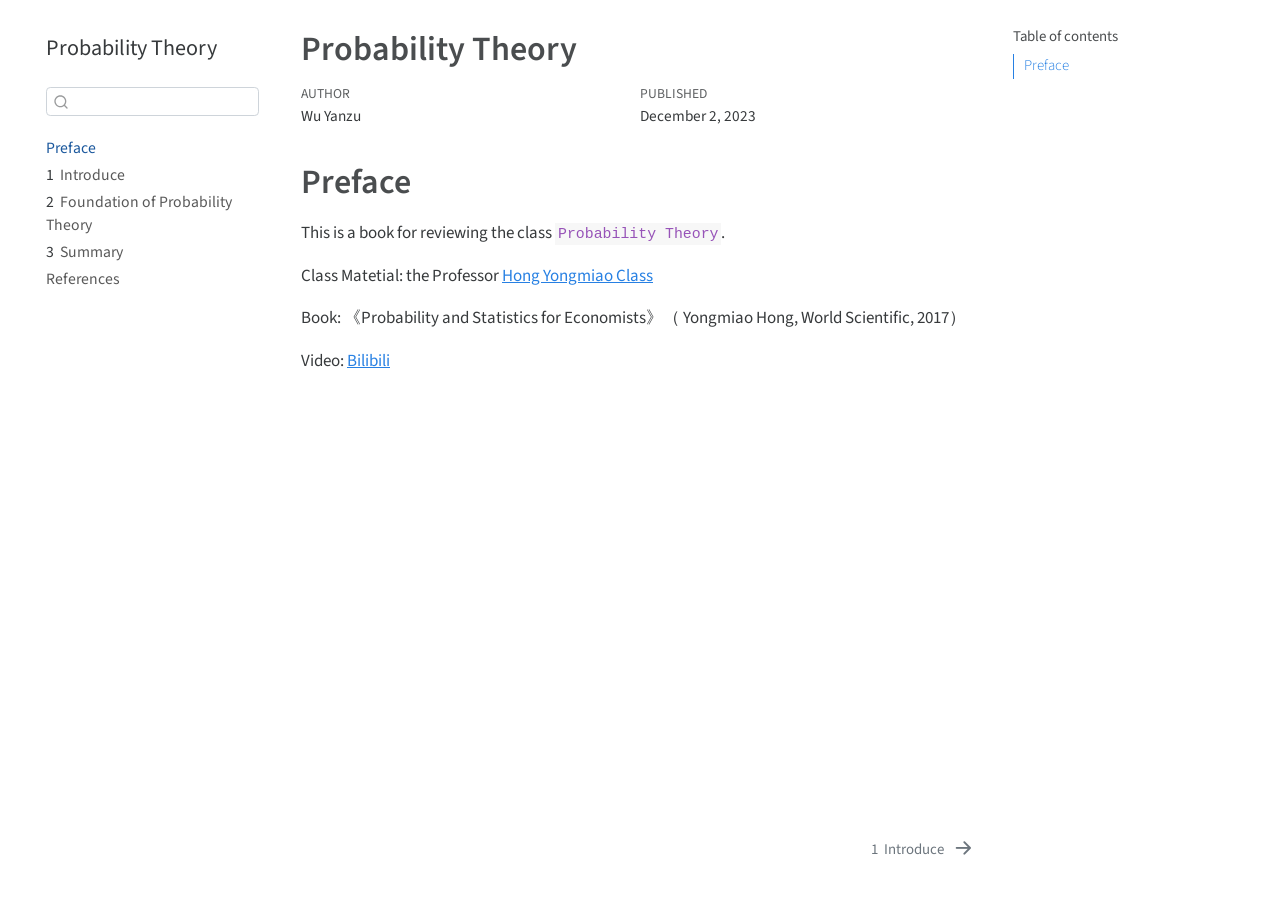
<file: index.html>
<!DOCTYPE html>
<html xmlns="http://www.w3.org/1999/xhtml" lang="en" xml:lang="en"><head>

<meta charset="utf-8">
<meta name="generator" content="quarto-1.3.450">

<meta name="viewport" content="width=device-width, initial-scale=1.0, user-scalable=yes">

<meta name="author" content="Wu Yanzu">
<meta name="dcterms.date" content="2023-12-02">

<title>Probability Theory</title>
<style>
code{white-space: pre-wrap;}
span.smallcaps{font-variant: small-caps;}
div.columns{display: flex; gap: min(4vw, 1.5em);}
div.column{flex: auto; overflow-x: auto;}
div.hanging-indent{margin-left: 1.5em; text-indent: -1.5em;}
ul.task-list{list-style: none;}
ul.task-list li input[type="checkbox"] {
  width: 0.8em;
  margin: 0 0.8em 0.2em -1em; /* quarto-specific, see https://github.com/quarto-dev/quarto-cli/issues/4556 */ 
  vertical-align: middle;
}
</style>


<script src="site_libs/quarto-nav/quarto-nav.js"></script>
<script src="site_libs/quarto-nav/headroom.min.js"></script>
<script src="site_libs/clipboard/clipboard.min.js"></script>
<script src="site_libs/quarto-search/autocomplete.umd.js"></script>
<script src="site_libs/quarto-search/fuse.min.js"></script>
<script src="site_libs/quarto-search/quarto-search.js"></script>
<meta name="quarto:offset" content="./">
<link href="./intro.html" rel="next">
<script src="site_libs/quarto-html/quarto.js"></script>
<script src="site_libs/quarto-html/popper.min.js"></script>
<script src="site_libs/quarto-html/tippy.umd.min.js"></script>
<script src="site_libs/quarto-html/anchor.min.js"></script>
<link href="site_libs/quarto-html/tippy.css" rel="stylesheet">
<link href="site_libs/quarto-html/quarto-syntax-highlighting.css" rel="stylesheet" id="quarto-text-highlighting-styles">
<script src="site_libs/bootstrap/bootstrap.min.js"></script>
<link href="site_libs/bootstrap/bootstrap-icons.css" rel="stylesheet">
<link href="site_libs/bootstrap/bootstrap.min.css" rel="stylesheet" id="quarto-bootstrap" data-mode="light">
<script id="quarto-search-options" type="application/json">{
  "location": "sidebar",
  "copy-button": false,
  "collapse-after": 3,
  "panel-placement": "start",
  "type": "textbox",
  "limit": 20,
  "language": {
    "search-no-results-text": "No results",
    "search-matching-documents-text": "matching documents",
    "search-copy-link-title": "Copy link to search",
    "search-hide-matches-text": "Hide additional matches",
    "search-more-match-text": "more match in this document",
    "search-more-matches-text": "more matches in this document",
    "search-clear-button-title": "Clear",
    "search-detached-cancel-button-title": "Cancel",
    "search-submit-button-title": "Submit",
    "search-label": "Search"
  }
}</script>


</head>

<body class="nav-sidebar floating">

<div id="quarto-search-results"></div>
  <header id="quarto-header" class="headroom fixed-top">
  <nav class="quarto-secondary-nav">
    <div class="container-fluid d-flex">
      <button type="button" class="quarto-btn-toggle btn" data-bs-toggle="collapse" data-bs-target="#quarto-sidebar,#quarto-sidebar-glass" aria-controls="quarto-sidebar" aria-expanded="false" aria-label="Toggle sidebar navigation" onclick="if (window.quartoToggleHeadroom) { window.quartoToggleHeadroom(); }">
        <i class="bi bi-layout-text-sidebar-reverse"></i>
      </button>
      <nav class="quarto-page-breadcrumbs" aria-label="breadcrumb"><ol class="breadcrumb"><li class="breadcrumb-item"><a href="./index.html">Preface</a></li></ol></nav>
      <a class="flex-grow-1" role="button" data-bs-toggle="collapse" data-bs-target="#quarto-sidebar,#quarto-sidebar-glass" aria-controls="quarto-sidebar" aria-expanded="false" aria-label="Toggle sidebar navigation" onclick="if (window.quartoToggleHeadroom) { window.quartoToggleHeadroom(); }">      
      </a>
      <button type="button" class="btn quarto-search-button" aria-label="" onclick="window.quartoOpenSearch();">
        <i class="bi bi-search"></i>
      </button>
    </div>
  </nav>
</header>
<!-- content -->
<div id="quarto-content" class="quarto-container page-columns page-rows-contents page-layout-article">
<!-- sidebar -->
  <nav id="quarto-sidebar" class="sidebar collapse collapse-horizontal sidebar-navigation floating overflow-auto">
    <div class="pt-lg-2 mt-2 text-left sidebar-header">
    <div class="sidebar-title mb-0 py-0">
      <a href="./">Probability Theory</a> 
    </div>
      </div>
        <div class="mt-2 flex-shrink-0 align-items-center">
        <div class="sidebar-search">
        <div id="quarto-search" class="" title="Search"></div>
        </div>
        </div>
    <div class="sidebar-menu-container"> 
    <ul class="list-unstyled mt-1">
        <li class="sidebar-item">
  <div class="sidebar-item-container"> 
  <a href="./index.html" class="sidebar-item-text sidebar-link active">
 <span class="menu-text">Preface</span></a>
  </div>
</li>
        <li class="sidebar-item">
  <div class="sidebar-item-container"> 
  <a href="./intro.html" class="sidebar-item-text sidebar-link">
 <span class="menu-text"><span class="chapter-number">1</span>&nbsp; <span class="chapter-title">Introduce</span></span></a>
  </div>
</li>
        <li class="sidebar-item">
  <div class="sidebar-item-container"> 
  <a href="./Foundation of Probability Theory.html" class="sidebar-item-text sidebar-link">
 <span class="menu-text"><span class="chapter-number">2</span>&nbsp; <span class="chapter-title">Foundation of Probability Theory</span></span></a>
  </div>
</li>
        <li class="sidebar-item">
  <div class="sidebar-item-container"> 
  <a href="./summary.html" class="sidebar-item-text sidebar-link">
 <span class="menu-text"><span class="chapter-number">3</span>&nbsp; <span class="chapter-title">Summary</span></span></a>
  </div>
</li>
        <li class="sidebar-item">
  <div class="sidebar-item-container"> 
  <a href="./references.html" class="sidebar-item-text sidebar-link">
 <span class="menu-text">References</span></a>
  </div>
</li>
    </ul>
    </div>
</nav>
<div id="quarto-sidebar-glass" data-bs-toggle="collapse" data-bs-target="#quarto-sidebar,#quarto-sidebar-glass"></div>
<!-- margin-sidebar -->
    <div id="quarto-margin-sidebar" class="sidebar margin-sidebar">
        <nav id="TOC" role="doc-toc" class="toc-active">
    <h2 id="toc-title">Table of contents</h2>
   
  <ul>
  <li><a href="#preface" id="toc-preface" class="nav-link active" data-scroll-target="#preface">Preface</a></li>
  </ul>
</nav>
    </div>
<!-- main -->
<main class="content" id="quarto-document-content">

<header id="title-block-header" class="quarto-title-block default">
<div class="quarto-title">
<h1 class="title">Probability Theory</h1>
</div>



<div class="quarto-title-meta">

    <div>
    <div class="quarto-title-meta-heading">Author</div>
    <div class="quarto-title-meta-contents">
             <p>Wu Yanzu </p>
          </div>
  </div>
    
    <div>
    <div class="quarto-title-meta-heading">Published</div>
    <div class="quarto-title-meta-contents">
      <p class="date">December 2, 2023</p>
    </div>
  </div>
  
    
  </div>
  

</header>

<section id="preface" class="level1 unnumbered">
<h1 class="unnumbered">Preface</h1>
<p>This is a book for reviewing the class <code>Probability Theory</code>.</p>
<p>Class Matetial: the Professor <a href="https://probability.xmu.edu.cn/">Hong Yongmiao Class</a></p>
<p>Book: 《Probability and Statistics for Economists》（ Yongmiao Hong, World Scientific, 2017）</p>
<p>Video: <a href="https://www.bilibili.com/video/av60873757/">Bilibili</a></p>


</section>

</main> <!-- /main -->
<script id="quarto-html-after-body" type="application/javascript">
window.document.addEventListener("DOMContentLoaded", function (event) {
  const toggleBodyColorMode = (bsSheetEl) => {
    const mode = bsSheetEl.getAttribute("data-mode");
    const bodyEl = window.document.querySelector("body");
    if (mode === "dark") {
      bodyEl.classList.add("quarto-dark");
      bodyEl.classList.remove("quarto-light");
    } else {
      bodyEl.classList.add("quarto-light");
      bodyEl.classList.remove("quarto-dark");
    }
  }
  const toggleBodyColorPrimary = () => {
    const bsSheetEl = window.document.querySelector("link#quarto-bootstrap");
    if (bsSheetEl) {
      toggleBodyColorMode(bsSheetEl);
    }
  }
  toggleBodyColorPrimary();  
  const icon = "";
  const anchorJS = new window.AnchorJS();
  anchorJS.options = {
    placement: 'right',
    icon: icon
  };
  anchorJS.add('.anchored');
  const isCodeAnnotation = (el) => {
    for (const clz of el.classList) {
      if (clz.startsWith('code-annotation-')) {                     
        return true;
      }
    }
    return false;
  }
  const clipboard = new window.ClipboardJS('.code-copy-button', {
    text: function(trigger) {
      const codeEl = trigger.previousElementSibling.cloneNode(true);
      for (const childEl of codeEl.children) {
        if (isCodeAnnotation(childEl)) {
          childEl.remove();
        }
      }
      return codeEl.innerText;
    }
  });
  clipboard.on('success', function(e) {
    // button target
    const button = e.trigger;
    // don't keep focus
    button.blur();
    // flash "checked"
    button.classList.add('code-copy-button-checked');
    var currentTitle = button.getAttribute("title");
    button.setAttribute("title", "Copied!");
    let tooltip;
    if (window.bootstrap) {
      button.setAttribute("data-bs-toggle", "tooltip");
      button.setAttribute("data-bs-placement", "left");
      button.setAttribute("data-bs-title", "Copied!");
      tooltip = new bootstrap.Tooltip(button, 
        { trigger: "manual", 
          customClass: "code-copy-button-tooltip",
          offset: [0, -8]});
      tooltip.show();    
    }
    setTimeout(function() {
      if (tooltip) {
        tooltip.hide();
        button.removeAttribute("data-bs-title");
        button.removeAttribute("data-bs-toggle");
        button.removeAttribute("data-bs-placement");
      }
      button.setAttribute("title", currentTitle);
      button.classList.remove('code-copy-button-checked');
    }, 1000);
    // clear code selection
    e.clearSelection();
  });
  function tippyHover(el, contentFn) {
    const config = {
      allowHTML: true,
      content: contentFn,
      maxWidth: 500,
      delay: 100,
      arrow: false,
      appendTo: function(el) {
          return el.parentElement;
      },
      interactive: true,
      interactiveBorder: 10,
      theme: 'quarto',
      placement: 'bottom-start'
    };
    window.tippy(el, config); 
  }
  const noterefs = window.document.querySelectorAll('a[role="doc-noteref"]');
  for (var i=0; i<noterefs.length; i++) {
    const ref = noterefs[i];
    tippyHover(ref, function() {
      // use id or data attribute instead here
      let href = ref.getAttribute('data-footnote-href') || ref.getAttribute('href');
      try { href = new URL(href).hash; } catch {}
      const id = href.replace(/^#\/?/, "");
      const note = window.document.getElementById(id);
      return note.innerHTML;
    });
  }
      let selectedAnnoteEl;
      const selectorForAnnotation = ( cell, annotation) => {
        let cellAttr = 'data-code-cell="' + cell + '"';
        let lineAttr = 'data-code-annotation="' +  annotation + '"';
        const selector = 'span[' + cellAttr + '][' + lineAttr + ']';
        return selector;
      }
      const selectCodeLines = (annoteEl) => {
        const doc = window.document;
        const targetCell = annoteEl.getAttribute("data-target-cell");
        const targetAnnotation = annoteEl.getAttribute("data-target-annotation");
        const annoteSpan = window.document.querySelector(selectorForAnnotation(targetCell, targetAnnotation));
        const lines = annoteSpan.getAttribute("data-code-lines").split(",");
        const lineIds = lines.map((line) => {
          return targetCell + "-" + line;
        })
        let top = null;
        let height = null;
        let parent = null;
        if (lineIds.length > 0) {
            //compute the position of the single el (top and bottom and make a div)
            const el = window.document.getElementById(lineIds[0]);
            top = el.offsetTop;
            height = el.offsetHeight;
            parent = el.parentElement.parentElement;
          if (lineIds.length > 1) {
            const lastEl = window.document.getElementById(lineIds[lineIds.length - 1]);
            const bottom = lastEl.offsetTop + lastEl.offsetHeight;
            height = bottom - top;
          }
          if (top !== null && height !== null && parent !== null) {
            // cook up a div (if necessary) and position it 
            let div = window.document.getElementById("code-annotation-line-highlight");
            if (div === null) {
              div = window.document.createElement("div");
              div.setAttribute("id", "code-annotation-line-highlight");
              div.style.position = 'absolute';
              parent.appendChild(div);
            }
            div.style.top = top - 2 + "px";
            div.style.height = height + 4 + "px";
            let gutterDiv = window.document.getElementById("code-annotation-line-highlight-gutter");
            if (gutterDiv === null) {
              gutterDiv = window.document.createElement("div");
              gutterDiv.setAttribute("id", "code-annotation-line-highlight-gutter");
              gutterDiv.style.position = 'absolute';
              const codeCell = window.document.getElementById(targetCell);
              const gutter = codeCell.querySelector('.code-annotation-gutter');
              gutter.appendChild(gutterDiv);
            }
            gutterDiv.style.top = top - 2 + "px";
            gutterDiv.style.height = height + 4 + "px";
          }
          selectedAnnoteEl = annoteEl;
        }
      };
      const unselectCodeLines = () => {
        const elementsIds = ["code-annotation-line-highlight", "code-annotation-line-highlight-gutter"];
        elementsIds.forEach((elId) => {
          const div = window.document.getElementById(elId);
          if (div) {
            div.remove();
          }
        });
        selectedAnnoteEl = undefined;
      };
      // Attach click handler to the DT
      const annoteDls = window.document.querySelectorAll('dt[data-target-cell]');
      for (const annoteDlNode of annoteDls) {
        annoteDlNode.addEventListener('click', (event) => {
          const clickedEl = event.target;
          if (clickedEl !== selectedAnnoteEl) {
            unselectCodeLines();
            const activeEl = window.document.querySelector('dt[data-target-cell].code-annotation-active');
            if (activeEl) {
              activeEl.classList.remove('code-annotation-active');
            }
            selectCodeLines(clickedEl);
            clickedEl.classList.add('code-annotation-active');
          } else {
            // Unselect the line
            unselectCodeLines();
            clickedEl.classList.remove('code-annotation-active');
          }
        });
      }
  const findCites = (el) => {
    const parentEl = el.parentElement;
    if (parentEl) {
      const cites = parentEl.dataset.cites;
      if (cites) {
        return {
          el,
          cites: cites.split(' ')
        };
      } else {
        return findCites(el.parentElement)
      }
    } else {
      return undefined;
    }
  };
  var bibliorefs = window.document.querySelectorAll('a[role="doc-biblioref"]');
  for (var i=0; i<bibliorefs.length; i++) {
    const ref = bibliorefs[i];
    const citeInfo = findCites(ref);
    if (citeInfo) {
      tippyHover(citeInfo.el, function() {
        var popup = window.document.createElement('div');
        citeInfo.cites.forEach(function(cite) {
          var citeDiv = window.document.createElement('div');
          citeDiv.classList.add('hanging-indent');
          citeDiv.classList.add('csl-entry');
          var biblioDiv = window.document.getElementById('ref-' + cite);
          if (biblioDiv) {
            citeDiv.innerHTML = biblioDiv.innerHTML;
          }
          popup.appendChild(citeDiv);
        });
        return popup.innerHTML;
      });
    }
  }
});
</script>
<nav class="page-navigation">
  <div class="nav-page nav-page-previous">
  </div>
  <div class="nav-page nav-page-next">
      <a href="./intro.html" class="pagination-link">
        <span class="nav-page-text"><span class="chapter-number">1</span>&nbsp; <span class="chapter-title">Introduce</span></span> <i class="bi bi-arrow-right-short"></i>
      </a>
  </div>
</nav>
</div> <!-- /content -->



</body></html>
</file>
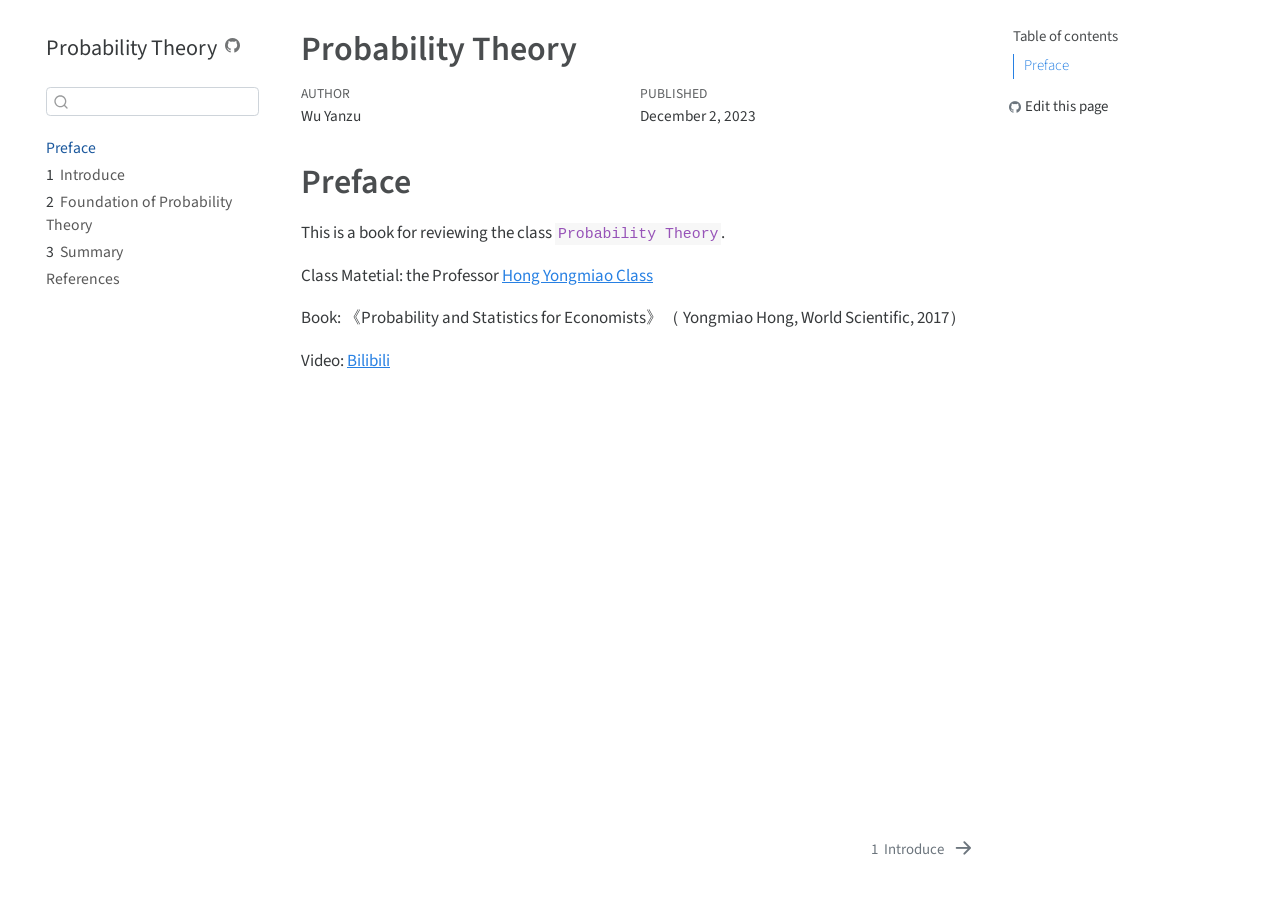
<file: docs/index.html>
<!DOCTYPE html>
<html xmlns="http://www.w3.org/1999/xhtml" lang="en" xml:lang="en"><head>

<meta charset="utf-8">
<meta name="generator" content="quarto-1.3.450">

<meta name="viewport" content="width=device-width, initial-scale=1.0, user-scalable=yes">

<meta name="author" content="Wu Yanzu">
<meta name="dcterms.date" content="2023-12-02">

<title>Probability Theory</title>
<style>
code{white-space: pre-wrap;}
span.smallcaps{font-variant: small-caps;}
div.columns{display: flex; gap: min(4vw, 1.5em);}
div.column{flex: auto; overflow-x: auto;}
div.hanging-indent{margin-left: 1.5em; text-indent: -1.5em;}
ul.task-list{list-style: none;}
ul.task-list li input[type="checkbox"] {
  width: 0.8em;
  margin: 0 0.8em 0.2em -1em; /* quarto-specific, see https://github.com/quarto-dev/quarto-cli/issues/4556 */ 
  vertical-align: middle;
}
</style>


<script src="site_libs/quarto-nav/quarto-nav.js"></script>
<script src="site_libs/quarto-nav/headroom.min.js"></script>
<script src="site_libs/clipboard/clipboard.min.js"></script>
<script src="site_libs/quarto-search/autocomplete.umd.js"></script>
<script src="site_libs/quarto-search/fuse.min.js"></script>
<script src="site_libs/quarto-search/quarto-search.js"></script>
<meta name="quarto:offset" content="./">
<link href="./intro.html" rel="next">
<script src="site_libs/quarto-html/quarto.js"></script>
<script src="site_libs/quarto-html/popper.min.js"></script>
<script src="site_libs/quarto-html/tippy.umd.min.js"></script>
<script src="site_libs/quarto-html/anchor.min.js"></script>
<link href="site_libs/quarto-html/tippy.css" rel="stylesheet">
<link href="site_libs/quarto-html/quarto-syntax-highlighting.css" rel="stylesheet" id="quarto-text-highlighting-styles">
<script src="site_libs/bootstrap/bootstrap.min.js"></script>
<link href="site_libs/bootstrap/bootstrap-icons.css" rel="stylesheet">
<link href="site_libs/bootstrap/bootstrap.min.css" rel="stylesheet" id="quarto-bootstrap" data-mode="light">
<script id="quarto-search-options" type="application/json">{
  "location": "sidebar",
  "copy-button": false,
  "collapse-after": 3,
  "panel-placement": "start",
  "type": "textbox",
  "limit": 20,
  "language": {
    "search-no-results-text": "No results",
    "search-matching-documents-text": "matching documents",
    "search-copy-link-title": "Copy link to search",
    "search-hide-matches-text": "Hide additional matches",
    "search-more-match-text": "more match in this document",
    "search-more-matches-text": "more matches in this document",
    "search-clear-button-title": "Clear",
    "search-detached-cancel-button-title": "Cancel",
    "search-submit-button-title": "Submit",
    "search-label": "Search"
  }
}</script>
<script async="" src="https://hypothes.is/embed.js"></script>


</head>

<body class="nav-sidebar floating">

<div id="quarto-search-results"></div>
  <header id="quarto-header" class="headroom fixed-top">
  <nav class="quarto-secondary-nav">
    <div class="container-fluid d-flex">
      <button type="button" class="quarto-btn-toggle btn" data-bs-toggle="collapse" data-bs-target="#quarto-sidebar,#quarto-sidebar-glass" aria-controls="quarto-sidebar" aria-expanded="false" aria-label="Toggle sidebar navigation" onclick="if (window.quartoToggleHeadroom) { window.quartoToggleHeadroom(); }">
        <i class="bi bi-layout-text-sidebar-reverse"></i>
      </button>
      <nav class="quarto-page-breadcrumbs" aria-label="breadcrumb"><ol class="breadcrumb"><li class="breadcrumb-item"><a href="./index.html">Preface</a></li></ol></nav>
      <a class="flex-grow-1" role="button" data-bs-toggle="collapse" data-bs-target="#quarto-sidebar,#quarto-sidebar-glass" aria-controls="quarto-sidebar" aria-expanded="false" aria-label="Toggle sidebar navigation" onclick="if (window.quartoToggleHeadroom) { window.quartoToggleHeadroom(); }">      
      </a>
      <button type="button" class="btn quarto-search-button" aria-label="" onclick="window.quartoOpenSearch();">
        <i class="bi bi-search"></i>
      </button>
    </div>
  </nav>
</header>
<!-- content -->
<div id="quarto-content" class="quarto-container page-columns page-rows-contents page-layout-article">
<!-- sidebar -->
  <nav id="quarto-sidebar" class="sidebar collapse collapse-horizontal sidebar-navigation floating overflow-auto">
    <div class="pt-lg-2 mt-2 text-left sidebar-header">
    <div class="sidebar-title mb-0 py-0">
      <a href="./">Probability Theory</a> 
        <div class="sidebar-tools-main">
    <a href="https://github.com/Zeuyel/Probability_Book_Hong" rel="" title="Source Code" class="quarto-navigation-tool px-1" aria-label="Source Code"><i class="bi bi-github"></i></a>
</div>
    </div>
      </div>
        <div class="mt-2 flex-shrink-0 align-items-center">
        <div class="sidebar-search">
        <div id="quarto-search" class="" title="Search"></div>
        </div>
        </div>
    <div class="sidebar-menu-container"> 
    <ul class="list-unstyled mt-1">
        <li class="sidebar-item">
  <div class="sidebar-item-container"> 
  <a href="./index.html" class="sidebar-item-text sidebar-link active">
 <span class="menu-text">Preface</span></a>
  </div>
</li>
        <li class="sidebar-item">
  <div class="sidebar-item-container"> 
  <a href="./intro.html" class="sidebar-item-text sidebar-link">
 <span class="menu-text"><span class="chapter-number">1</span>&nbsp; <span class="chapter-title">Introduce</span></span></a>
  </div>
</li>
        <li class="sidebar-item">
  <div class="sidebar-item-container"> 
  <a href="./Foundation of Probability Theory.html" class="sidebar-item-text sidebar-link">
 <span class="menu-text"><span class="chapter-number">2</span>&nbsp; <span class="chapter-title">Foundation of Probability Theory</span></span></a>
  </div>
</li>
        <li class="sidebar-item">
  <div class="sidebar-item-container"> 
  <a href="./summary.html" class="sidebar-item-text sidebar-link">
 <span class="menu-text"><span class="chapter-number">3</span>&nbsp; <span class="chapter-title">Summary</span></span></a>
  </div>
</li>
        <li class="sidebar-item">
  <div class="sidebar-item-container"> 
  <a href="./references.html" class="sidebar-item-text sidebar-link">
 <span class="menu-text">References</span></a>
  </div>
</li>
    </ul>
    </div>
</nav>
<div id="quarto-sidebar-glass" data-bs-toggle="collapse" data-bs-target="#quarto-sidebar,#quarto-sidebar-glass"></div>
<!-- margin-sidebar -->
    <div id="quarto-margin-sidebar" class="sidebar margin-sidebar">
        <nav id="TOC" role="doc-toc" class="toc-active">
    <h2 id="toc-title">Table of contents</h2>
   
  <ul>
  <li><a href="#preface" id="toc-preface" class="nav-link active" data-scroll-target="#preface">Preface</a></li>
  </ul>
<div class="toc-actions"><div><i class="bi bi-github"></i></div><div class="action-links"><p><a href="https://github.com/Zeuyel/Probability_Book_Hong/edit/main/index.qmd" class="toc-action">Edit this page</a></p></div></div></nav>
    </div>
<!-- main -->
<main class="content" id="quarto-document-content">

<header id="title-block-header" class="quarto-title-block default">
<div class="quarto-title">
<h1 class="title">Probability Theory</h1>
</div>



<div class="quarto-title-meta">

    <div>
    <div class="quarto-title-meta-heading">Author</div>
    <div class="quarto-title-meta-contents">
             <p>Wu Yanzu </p>
          </div>
  </div>
    
    <div>
    <div class="quarto-title-meta-heading">Published</div>
    <div class="quarto-title-meta-contents">
      <p class="date">December 2, 2023</p>
    </div>
  </div>
  
    
  </div>
  

</header>

<section id="preface" class="level1 unnumbered">
<h1 class="unnumbered">Preface</h1>
<p>This is a book for reviewing the class <code>Probability Theory</code>.</p>
<p>Class Matetial: the Professor <a href="https://probability.xmu.edu.cn/">Hong Yongmiao Class</a></p>
<p>Book: 《Probability and Statistics for Economists》（ Yongmiao Hong, World Scientific, 2017）</p>
<p>Video: <a href="https://www.bilibili.com/video/av60873757/">Bilibili</a></p>


</section>

</main> <!-- /main -->
<script id="quarto-html-after-body" type="application/javascript">
window.document.addEventListener("DOMContentLoaded", function (event) {
  const toggleBodyColorMode = (bsSheetEl) => {
    const mode = bsSheetEl.getAttribute("data-mode");
    const bodyEl = window.document.querySelector("body");
    if (mode === "dark") {
      bodyEl.classList.add("quarto-dark");
      bodyEl.classList.remove("quarto-light");
    } else {
      bodyEl.classList.add("quarto-light");
      bodyEl.classList.remove("quarto-dark");
    }
  }
  const toggleBodyColorPrimary = () => {
    const bsSheetEl = window.document.querySelector("link#quarto-bootstrap");
    if (bsSheetEl) {
      toggleBodyColorMode(bsSheetEl);
    }
  }
  toggleBodyColorPrimary();  
  const icon = "";
  const anchorJS = new window.AnchorJS();
  anchorJS.options = {
    placement: 'right',
    icon: icon
  };
  anchorJS.add('.anchored');
  const isCodeAnnotation = (el) => {
    for (const clz of el.classList) {
      if (clz.startsWith('code-annotation-')) {                     
        return true;
      }
    }
    return false;
  }
  const clipboard = new window.ClipboardJS('.code-copy-button', {
    text: function(trigger) {
      const codeEl = trigger.previousElementSibling.cloneNode(true);
      for (const childEl of codeEl.children) {
        if (isCodeAnnotation(childEl)) {
          childEl.remove();
        }
      }
      return codeEl.innerText;
    }
  });
  clipboard.on('success', function(e) {
    // button target
    const button = e.trigger;
    // don't keep focus
    button.blur();
    // flash "checked"
    button.classList.add('code-copy-button-checked');
    var currentTitle = button.getAttribute("title");
    button.setAttribute("title", "Copied!");
    let tooltip;
    if (window.bootstrap) {
      button.setAttribute("data-bs-toggle", "tooltip");
      button.setAttribute("data-bs-placement", "left");
      button.setAttribute("data-bs-title", "Copied!");
      tooltip = new bootstrap.Tooltip(button, 
        { trigger: "manual", 
          customClass: "code-copy-button-tooltip",
          offset: [0, -8]});
      tooltip.show();    
    }
    setTimeout(function() {
      if (tooltip) {
        tooltip.hide();
        button.removeAttribute("data-bs-title");
        button.removeAttribute("data-bs-toggle");
        button.removeAttribute("data-bs-placement");
      }
      button.setAttribute("title", currentTitle);
      button.classList.remove('code-copy-button-checked');
    }, 1000);
    // clear code selection
    e.clearSelection();
  });
  function tippyHover(el, contentFn) {
    const config = {
      allowHTML: true,
      content: contentFn,
      maxWidth: 500,
      delay: 100,
      arrow: false,
      appendTo: function(el) {
          return el.parentElement;
      },
      interactive: true,
      interactiveBorder: 10,
      theme: 'quarto',
      placement: 'bottom-start'
    };
    window.tippy(el, config); 
  }
  const noterefs = window.document.querySelectorAll('a[role="doc-noteref"]');
  for (var i=0; i<noterefs.length; i++) {
    const ref = noterefs[i];
    tippyHover(ref, function() {
      // use id or data attribute instead here
      let href = ref.getAttribute('data-footnote-href') || ref.getAttribute('href');
      try { href = new URL(href).hash; } catch {}
      const id = href.replace(/^#\/?/, "");
      const note = window.document.getElementById(id);
      return note.innerHTML;
    });
  }
      let selectedAnnoteEl;
      const selectorForAnnotation = ( cell, annotation) => {
        let cellAttr = 'data-code-cell="' + cell + '"';
        let lineAttr = 'data-code-annotation="' +  annotation + '"';
        const selector = 'span[' + cellAttr + '][' + lineAttr + ']';
        return selector;
      }
      const selectCodeLines = (annoteEl) => {
        const doc = window.document;
        const targetCell = annoteEl.getAttribute("data-target-cell");
        const targetAnnotation = annoteEl.getAttribute("data-target-annotation");
        const annoteSpan = window.document.querySelector(selectorForAnnotation(targetCell, targetAnnotation));
        const lines = annoteSpan.getAttribute("data-code-lines").split(",");
        const lineIds = lines.map((line) => {
          return targetCell + "-" + line;
        })
        let top = null;
        let height = null;
        let parent = null;
        if (lineIds.length > 0) {
            //compute the position of the single el (top and bottom and make a div)
            const el = window.document.getElementById(lineIds[0]);
            top = el.offsetTop;
            height = el.offsetHeight;
            parent = el.parentElement.parentElement;
          if (lineIds.length > 1) {
            const lastEl = window.document.getElementById(lineIds[lineIds.length - 1]);
            const bottom = lastEl.offsetTop + lastEl.offsetHeight;
            height = bottom - top;
          }
          if (top !== null && height !== null && parent !== null) {
            // cook up a div (if necessary) and position it 
            let div = window.document.getElementById("code-annotation-line-highlight");
            if (div === null) {
              div = window.document.createElement("div");
              div.setAttribute("id", "code-annotation-line-highlight");
              div.style.position = 'absolute';
              parent.appendChild(div);
            }
            div.style.top = top - 2 + "px";
            div.style.height = height + 4 + "px";
            let gutterDiv = window.document.getElementById("code-annotation-line-highlight-gutter");
            if (gutterDiv === null) {
              gutterDiv = window.document.createElement("div");
              gutterDiv.setAttribute("id", "code-annotation-line-highlight-gutter");
              gutterDiv.style.position = 'absolute';
              const codeCell = window.document.getElementById(targetCell);
              const gutter = codeCell.querySelector('.code-annotation-gutter');
              gutter.appendChild(gutterDiv);
            }
            gutterDiv.style.top = top - 2 + "px";
            gutterDiv.style.height = height + 4 + "px";
          }
          selectedAnnoteEl = annoteEl;
        }
      };
      const unselectCodeLines = () => {
        const elementsIds = ["code-annotation-line-highlight", "code-annotation-line-highlight-gutter"];
        elementsIds.forEach((elId) => {
          const div = window.document.getElementById(elId);
          if (div) {
            div.remove();
          }
        });
        selectedAnnoteEl = undefined;
      };
      // Attach click handler to the DT
      const annoteDls = window.document.querySelectorAll('dt[data-target-cell]');
      for (const annoteDlNode of annoteDls) {
        annoteDlNode.addEventListener('click', (event) => {
          const clickedEl = event.target;
          if (clickedEl !== selectedAnnoteEl) {
            unselectCodeLines();
            const activeEl = window.document.querySelector('dt[data-target-cell].code-annotation-active');
            if (activeEl) {
              activeEl.classList.remove('code-annotation-active');
            }
            selectCodeLines(clickedEl);
            clickedEl.classList.add('code-annotation-active');
          } else {
            // Unselect the line
            unselectCodeLines();
            clickedEl.classList.remove('code-annotation-active');
          }
        });
      }
  const findCites = (el) => {
    const parentEl = el.parentElement;
    if (parentEl) {
      const cites = parentEl.dataset.cites;
      if (cites) {
        return {
          el,
          cites: cites.split(' ')
        };
      } else {
        return findCites(el.parentElement)
      }
    } else {
      return undefined;
    }
  };
  var bibliorefs = window.document.querySelectorAll('a[role="doc-biblioref"]');
  for (var i=0; i<bibliorefs.length; i++) {
    const ref = bibliorefs[i];
    const citeInfo = findCites(ref);
    if (citeInfo) {
      tippyHover(citeInfo.el, function() {
        var popup = window.document.createElement('div');
        citeInfo.cites.forEach(function(cite) {
          var citeDiv = window.document.createElement('div');
          citeDiv.classList.add('hanging-indent');
          citeDiv.classList.add('csl-entry');
          var biblioDiv = window.document.getElementById('ref-' + cite);
          if (biblioDiv) {
            citeDiv.innerHTML = biblioDiv.innerHTML;
          }
          popup.appendChild(citeDiv);
        });
        return popup.innerHTML;
      });
    }
  }
});
</script>
<nav class="page-navigation">
  <div class="nav-page nav-page-previous">
  </div>
  <div class="nav-page nav-page-next">
      <a href="./intro.html" class="pagination-link">
        <span class="nav-page-text"><span class="chapter-number">1</span>&nbsp; <span class="chapter-title">Introduce</span></span> <i class="bi bi-arrow-right-short"></i>
      </a>
  </div>
</nav>
</div> <!-- /content -->



</body></html>
</file>
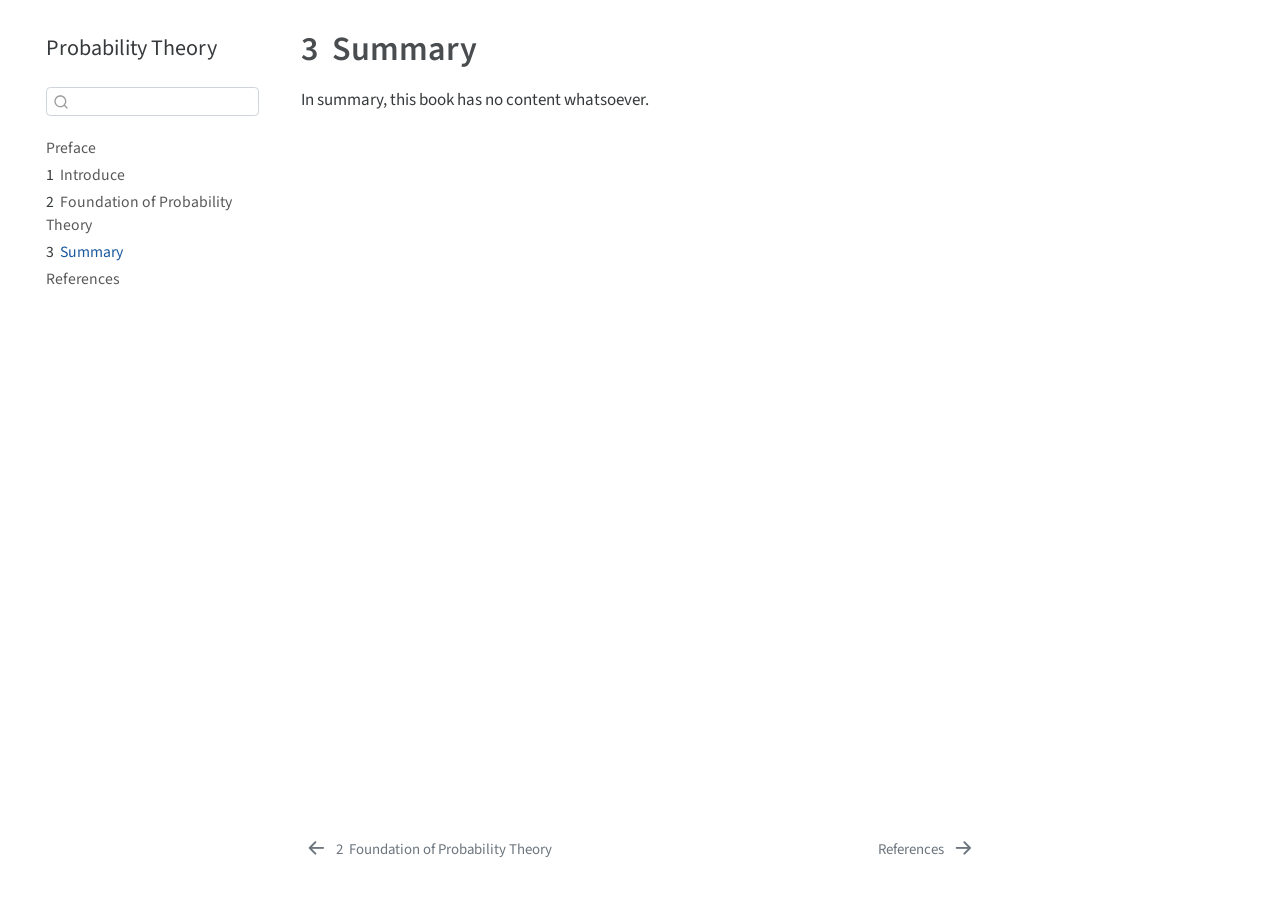
<file: summary.html>
<!DOCTYPE html>
<html xmlns="http://www.w3.org/1999/xhtml" lang="en" xml:lang="en"><head>

<meta charset="utf-8">
<meta name="generator" content="quarto-1.3.450">

<meta name="viewport" content="width=device-width, initial-scale=1.0, user-scalable=yes">


<title>Probability Theory - 3&nbsp; Summary</title>
<style>
code{white-space: pre-wrap;}
span.smallcaps{font-variant: small-caps;}
div.columns{display: flex; gap: min(4vw, 1.5em);}
div.column{flex: auto; overflow-x: auto;}
div.hanging-indent{margin-left: 1.5em; text-indent: -1.5em;}
ul.task-list{list-style: none;}
ul.task-list li input[type="checkbox"] {
  width: 0.8em;
  margin: 0 0.8em 0.2em -1em; /* quarto-specific, see https://github.com/quarto-dev/quarto-cli/issues/4556 */ 
  vertical-align: middle;
}
</style>


<script src="site_libs/quarto-nav/quarto-nav.js"></script>
<script src="site_libs/quarto-nav/headroom.min.js"></script>
<script src="site_libs/clipboard/clipboard.min.js"></script>
<script src="site_libs/quarto-search/autocomplete.umd.js"></script>
<script src="site_libs/quarto-search/fuse.min.js"></script>
<script src="site_libs/quarto-search/quarto-search.js"></script>
<meta name="quarto:offset" content="./">
<link href="./references.html" rel="next">
<link href="./Foundation of Probability Theory.html" rel="prev">
<script src="site_libs/quarto-html/quarto.js"></script>
<script src="site_libs/quarto-html/popper.min.js"></script>
<script src="site_libs/quarto-html/tippy.umd.min.js"></script>
<script src="site_libs/quarto-html/anchor.min.js"></script>
<link href="site_libs/quarto-html/tippy.css" rel="stylesheet">
<link href="site_libs/quarto-html/quarto-syntax-highlighting.css" rel="stylesheet" id="quarto-text-highlighting-styles">
<script src="site_libs/bootstrap/bootstrap.min.js"></script>
<link href="site_libs/bootstrap/bootstrap-icons.css" rel="stylesheet">
<link href="site_libs/bootstrap/bootstrap.min.css" rel="stylesheet" id="quarto-bootstrap" data-mode="light">
<script id="quarto-search-options" type="application/json">{
  "location": "sidebar",
  "copy-button": false,
  "collapse-after": 3,
  "panel-placement": "start",
  "type": "textbox",
  "limit": 20,
  "language": {
    "search-no-results-text": "No results",
    "search-matching-documents-text": "matching documents",
    "search-copy-link-title": "Copy link to search",
    "search-hide-matches-text": "Hide additional matches",
    "search-more-match-text": "more match in this document",
    "search-more-matches-text": "more matches in this document",
    "search-clear-button-title": "Clear",
    "search-detached-cancel-button-title": "Cancel",
    "search-submit-button-title": "Submit",
    "search-label": "Search"
  }
}</script>


</head>

<body class="nav-sidebar floating">

<div id="quarto-search-results"></div>
  <header id="quarto-header" class="headroom fixed-top">
  <nav class="quarto-secondary-nav">
    <div class="container-fluid d-flex">
      <button type="button" class="quarto-btn-toggle btn" data-bs-toggle="collapse" data-bs-target="#quarto-sidebar,#quarto-sidebar-glass" aria-controls="quarto-sidebar" aria-expanded="false" aria-label="Toggle sidebar navigation" onclick="if (window.quartoToggleHeadroom) { window.quartoToggleHeadroom(); }">
        <i class="bi bi-layout-text-sidebar-reverse"></i>
      </button>
      <nav class="quarto-page-breadcrumbs" aria-label="breadcrumb"><ol class="breadcrumb"><li class="breadcrumb-item"><a href="./summary.html"><span class="chapter-number">3</span>&nbsp; <span class="chapter-title">Summary</span></a></li></ol></nav>
      <a class="flex-grow-1" role="button" data-bs-toggle="collapse" data-bs-target="#quarto-sidebar,#quarto-sidebar-glass" aria-controls="quarto-sidebar" aria-expanded="false" aria-label="Toggle sidebar navigation" onclick="if (window.quartoToggleHeadroom) { window.quartoToggleHeadroom(); }">      
      </a>
      <button type="button" class="btn quarto-search-button" aria-label="" onclick="window.quartoOpenSearch();">
        <i class="bi bi-search"></i>
      </button>
    </div>
  </nav>
</header>
<!-- content -->
<div id="quarto-content" class="quarto-container page-columns page-rows-contents page-layout-article">
<!-- sidebar -->
  <nav id="quarto-sidebar" class="sidebar collapse collapse-horizontal sidebar-navigation floating overflow-auto">
    <div class="pt-lg-2 mt-2 text-left sidebar-header">
    <div class="sidebar-title mb-0 py-0">
      <a href="./">Probability Theory</a> 
    </div>
      </div>
        <div class="mt-2 flex-shrink-0 align-items-center">
        <div class="sidebar-search">
        <div id="quarto-search" class="" title="Search"></div>
        </div>
        </div>
    <div class="sidebar-menu-container"> 
    <ul class="list-unstyled mt-1">
        <li class="sidebar-item">
  <div class="sidebar-item-container"> 
  <a href="./index.html" class="sidebar-item-text sidebar-link">
 <span class="menu-text">Preface</span></a>
  </div>
</li>
        <li class="sidebar-item">
  <div class="sidebar-item-container"> 
  <a href="./intro.html" class="sidebar-item-text sidebar-link">
 <span class="menu-text"><span class="chapter-number">1</span>&nbsp; <span class="chapter-title">Introduce</span></span></a>
  </div>
</li>
        <li class="sidebar-item">
  <div class="sidebar-item-container"> 
  <a href="./Foundation of Probability Theory.html" class="sidebar-item-text sidebar-link">
 <span class="menu-text"><span class="chapter-number">2</span>&nbsp; <span class="chapter-title">Foundation of Probability Theory</span></span></a>
  </div>
</li>
        <li class="sidebar-item">
  <div class="sidebar-item-container"> 
  <a href="./summary.html" class="sidebar-item-text sidebar-link active">
 <span class="menu-text"><span class="chapter-number">3</span>&nbsp; <span class="chapter-title">Summary</span></span></a>
  </div>
</li>
        <li class="sidebar-item">
  <div class="sidebar-item-container"> 
  <a href="./references.html" class="sidebar-item-text sidebar-link">
 <span class="menu-text">References</span></a>
  </div>
</li>
    </ul>
    </div>
</nav>
<div id="quarto-sidebar-glass" data-bs-toggle="collapse" data-bs-target="#quarto-sidebar,#quarto-sidebar-glass"></div>
<!-- margin-sidebar -->
    <div id="quarto-margin-sidebar" class="sidebar margin-sidebar">
        
    </div>
<!-- main -->
<main class="content" id="quarto-document-content">

<header id="title-block-header" class="quarto-title-block default">
<div class="quarto-title">
<h1 class="title"><span class="chapter-number">3</span>&nbsp; <span class="chapter-title">Summary</span></h1>
</div>



<div class="quarto-title-meta">

    
  
    
  </div>
  

</header>

<p>In summary, this book has no content whatsoever.</p>



</main> <!-- /main -->
<script id="quarto-html-after-body" type="application/javascript">
window.document.addEventListener("DOMContentLoaded", function (event) {
  const toggleBodyColorMode = (bsSheetEl) => {
    const mode = bsSheetEl.getAttribute("data-mode");
    const bodyEl = window.document.querySelector("body");
    if (mode === "dark") {
      bodyEl.classList.add("quarto-dark");
      bodyEl.classList.remove("quarto-light");
    } else {
      bodyEl.classList.add("quarto-light");
      bodyEl.classList.remove("quarto-dark");
    }
  }
  const toggleBodyColorPrimary = () => {
    const bsSheetEl = window.document.querySelector("link#quarto-bootstrap");
    if (bsSheetEl) {
      toggleBodyColorMode(bsSheetEl);
    }
  }
  toggleBodyColorPrimary();  
  const icon = "";
  const anchorJS = new window.AnchorJS();
  anchorJS.options = {
    placement: 'right',
    icon: icon
  };
  anchorJS.add('.anchored');
  const isCodeAnnotation = (el) => {
    for (const clz of el.classList) {
      if (clz.startsWith('code-annotation-')) {                     
        return true;
      }
    }
    return false;
  }
  const clipboard = new window.ClipboardJS('.code-copy-button', {
    text: function(trigger) {
      const codeEl = trigger.previousElementSibling.cloneNode(true);
      for (const childEl of codeEl.children) {
        if (isCodeAnnotation(childEl)) {
          childEl.remove();
        }
      }
      return codeEl.innerText;
    }
  });
  clipboard.on('success', function(e) {
    // button target
    const button = e.trigger;
    // don't keep focus
    button.blur();
    // flash "checked"
    button.classList.add('code-copy-button-checked');
    var currentTitle = button.getAttribute("title");
    button.setAttribute("title", "Copied!");
    let tooltip;
    if (window.bootstrap) {
      button.setAttribute("data-bs-toggle", "tooltip");
      button.setAttribute("data-bs-placement", "left");
      button.setAttribute("data-bs-title", "Copied!");
      tooltip = new bootstrap.Tooltip(button, 
        { trigger: "manual", 
          customClass: "code-copy-button-tooltip",
          offset: [0, -8]});
      tooltip.show();    
    }
    setTimeout(function() {
      if (tooltip) {
        tooltip.hide();
        button.removeAttribute("data-bs-title");
        button.removeAttribute("data-bs-toggle");
        button.removeAttribute("data-bs-placement");
      }
      button.setAttribute("title", currentTitle);
      button.classList.remove('code-copy-button-checked');
    }, 1000);
    // clear code selection
    e.clearSelection();
  });
  function tippyHover(el, contentFn) {
    const config = {
      allowHTML: true,
      content: contentFn,
      maxWidth: 500,
      delay: 100,
      arrow: false,
      appendTo: function(el) {
          return el.parentElement;
      },
      interactive: true,
      interactiveBorder: 10,
      theme: 'quarto',
      placement: 'bottom-start'
    };
    window.tippy(el, config); 
  }
  const noterefs = window.document.querySelectorAll('a[role="doc-noteref"]');
  for (var i=0; i<noterefs.length; i++) {
    const ref = noterefs[i];
    tippyHover(ref, function() {
      // use id or data attribute instead here
      let href = ref.getAttribute('data-footnote-href') || ref.getAttribute('href');
      try { href = new URL(href).hash; } catch {}
      const id = href.replace(/^#\/?/, "");
      const note = window.document.getElementById(id);
      return note.innerHTML;
    });
  }
      let selectedAnnoteEl;
      const selectorForAnnotation = ( cell, annotation) => {
        let cellAttr = 'data-code-cell="' + cell + '"';
        let lineAttr = 'data-code-annotation="' +  annotation + '"';
        const selector = 'span[' + cellAttr + '][' + lineAttr + ']';
        return selector;
      }
      const selectCodeLines = (annoteEl) => {
        const doc = window.document;
        const targetCell = annoteEl.getAttribute("data-target-cell");
        const targetAnnotation = annoteEl.getAttribute("data-target-annotation");
        const annoteSpan = window.document.querySelector(selectorForAnnotation(targetCell, targetAnnotation));
        const lines = annoteSpan.getAttribute("data-code-lines").split(",");
        const lineIds = lines.map((line) => {
          return targetCell + "-" + line;
        })
        let top = null;
        let height = null;
        let parent = null;
        if (lineIds.length > 0) {
            //compute the position of the single el (top and bottom and make a div)
            const el = window.document.getElementById(lineIds[0]);
            top = el.offsetTop;
            height = el.offsetHeight;
            parent = el.parentElement.parentElement;
          if (lineIds.length > 1) {
            const lastEl = window.document.getElementById(lineIds[lineIds.length - 1]);
            const bottom = lastEl.offsetTop + lastEl.offsetHeight;
            height = bottom - top;
          }
          if (top !== null && height !== null && parent !== null) {
            // cook up a div (if necessary) and position it 
            let div = window.document.getElementById("code-annotation-line-highlight");
            if (div === null) {
              div = window.document.createElement("div");
              div.setAttribute("id", "code-annotation-line-highlight");
              div.style.position = 'absolute';
              parent.appendChild(div);
            }
            div.style.top = top - 2 + "px";
            div.style.height = height + 4 + "px";
            let gutterDiv = window.document.getElementById("code-annotation-line-highlight-gutter");
            if (gutterDiv === null) {
              gutterDiv = window.document.createElement("div");
              gutterDiv.setAttribute("id", "code-annotation-line-highlight-gutter");
              gutterDiv.style.position = 'absolute';
              const codeCell = window.document.getElementById(targetCell);
              const gutter = codeCell.querySelector('.code-annotation-gutter');
              gutter.appendChild(gutterDiv);
            }
            gutterDiv.style.top = top - 2 + "px";
            gutterDiv.style.height = height + 4 + "px";
          }
          selectedAnnoteEl = annoteEl;
        }
      };
      const unselectCodeLines = () => {
        const elementsIds = ["code-annotation-line-highlight", "code-annotation-line-highlight-gutter"];
        elementsIds.forEach((elId) => {
          const div = window.document.getElementById(elId);
          if (div) {
            div.remove();
          }
        });
        selectedAnnoteEl = undefined;
      };
      // Attach click handler to the DT
      const annoteDls = window.document.querySelectorAll('dt[data-target-cell]');
      for (const annoteDlNode of annoteDls) {
        annoteDlNode.addEventListener('click', (event) => {
          const clickedEl = event.target;
          if (clickedEl !== selectedAnnoteEl) {
            unselectCodeLines();
            const activeEl = window.document.querySelector('dt[data-target-cell].code-annotation-active');
            if (activeEl) {
              activeEl.classList.remove('code-annotation-active');
            }
            selectCodeLines(clickedEl);
            clickedEl.classList.add('code-annotation-active');
          } else {
            // Unselect the line
            unselectCodeLines();
            clickedEl.classList.remove('code-annotation-active');
          }
        });
      }
  const findCites = (el) => {
    const parentEl = el.parentElement;
    if (parentEl) {
      const cites = parentEl.dataset.cites;
      if (cites) {
        return {
          el,
          cites: cites.split(' ')
        };
      } else {
        return findCites(el.parentElement)
      }
    } else {
      return undefined;
    }
  };
  var bibliorefs = window.document.querySelectorAll('a[role="doc-biblioref"]');
  for (var i=0; i<bibliorefs.length; i++) {
    const ref = bibliorefs[i];
    const citeInfo = findCites(ref);
    if (citeInfo) {
      tippyHover(citeInfo.el, function() {
        var popup = window.document.createElement('div');
        citeInfo.cites.forEach(function(cite) {
          var citeDiv = window.document.createElement('div');
          citeDiv.classList.add('hanging-indent');
          citeDiv.classList.add('csl-entry');
          var biblioDiv = window.document.getElementById('ref-' + cite);
          if (biblioDiv) {
            citeDiv.innerHTML = biblioDiv.innerHTML;
          }
          popup.appendChild(citeDiv);
        });
        return popup.innerHTML;
      });
    }
  }
});
</script>
<nav class="page-navigation">
  <div class="nav-page nav-page-previous">
      <a href="./Foundation of Probability Theory.html" class="pagination-link">
        <i class="bi bi-arrow-left-short"></i> <span class="nav-page-text"><span class="chapter-number">2</span>&nbsp; <span class="chapter-title">Foundation of Probability Theory</span></span>
      </a>          
  </div>
  <div class="nav-page nav-page-next">
      <a href="./references.html" class="pagination-link">
        <span class="nav-page-text">References</span> <i class="bi bi-arrow-right-short"></i>
      </a>
  </div>
</nav>
</div> <!-- /content -->



</body></html>
</file>
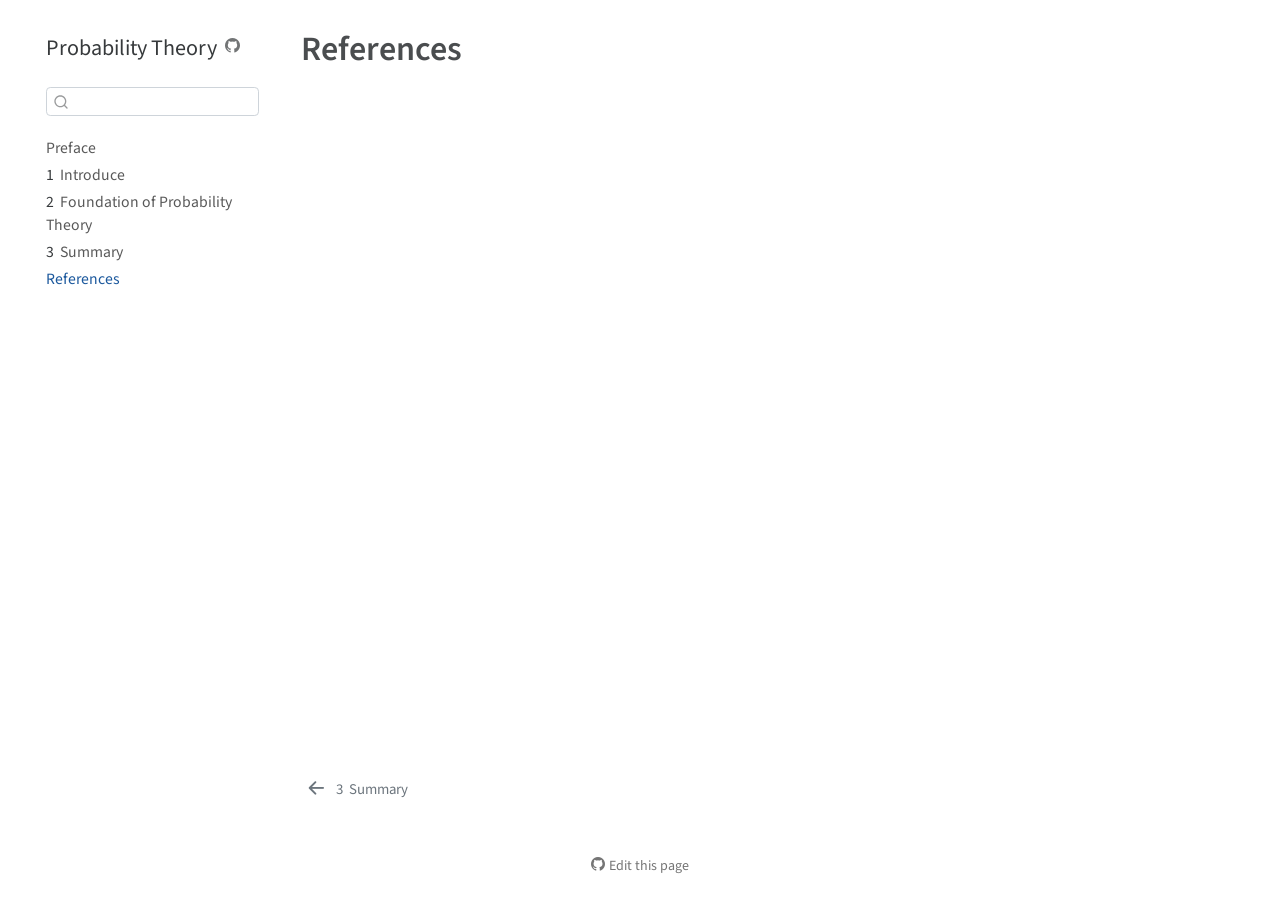
<file: docs/references.html>
<!DOCTYPE html>
<html xmlns="http://www.w3.org/1999/xhtml" lang="en" xml:lang="en"><head>

<meta charset="utf-8">
<meta name="generator" content="quarto-1.3.450">

<meta name="viewport" content="width=device-width, initial-scale=1.0, user-scalable=yes">


<title>Probability Theory - References</title>
<style>
code{white-space: pre-wrap;}
span.smallcaps{font-variant: small-caps;}
div.columns{display: flex; gap: min(4vw, 1.5em);}
div.column{flex: auto; overflow-x: auto;}
div.hanging-indent{margin-left: 1.5em; text-indent: -1.5em;}
ul.task-list{list-style: none;}
ul.task-list li input[type="checkbox"] {
  width: 0.8em;
  margin: 0 0.8em 0.2em -1em; /* quarto-specific, see https://github.com/quarto-dev/quarto-cli/issues/4556 */ 
  vertical-align: middle;
}
/* CSS for citations */
div.csl-bib-body { }
div.csl-entry {
  clear: both;
}
.hanging-indent div.csl-entry {
  margin-left:2em;
  text-indent:-2em;
}
div.csl-left-margin {
  min-width:2em;
  float:left;
}
div.csl-right-inline {
  margin-left:2em;
  padding-left:1em;
}
div.csl-indent {
  margin-left: 2em;
}</style>


<script src="site_libs/quarto-nav/quarto-nav.js"></script>
<script src="site_libs/quarto-nav/headroom.min.js"></script>
<script src="site_libs/clipboard/clipboard.min.js"></script>
<script src="site_libs/quarto-search/autocomplete.umd.js"></script>
<script src="site_libs/quarto-search/fuse.min.js"></script>
<script src="site_libs/quarto-search/quarto-search.js"></script>
<meta name="quarto:offset" content="./">
<link href="./summary.html" rel="prev">
<script src="site_libs/quarto-html/quarto.js"></script>
<script src="site_libs/quarto-html/popper.min.js"></script>
<script src="site_libs/quarto-html/tippy.umd.min.js"></script>
<script src="site_libs/quarto-html/anchor.min.js"></script>
<link href="site_libs/quarto-html/tippy.css" rel="stylesheet">
<link href="site_libs/quarto-html/quarto-syntax-highlighting.css" rel="stylesheet" id="quarto-text-highlighting-styles">
<script src="site_libs/bootstrap/bootstrap.min.js"></script>
<link href="site_libs/bootstrap/bootstrap-icons.css" rel="stylesheet">
<link href="site_libs/bootstrap/bootstrap.min.css" rel="stylesheet" id="quarto-bootstrap" data-mode="light">
<script id="quarto-search-options" type="application/json">{
  "location": "sidebar",
  "copy-button": false,
  "collapse-after": 3,
  "panel-placement": "start",
  "type": "textbox",
  "limit": 20,
  "language": {
    "search-no-results-text": "No results",
    "search-matching-documents-text": "matching documents",
    "search-copy-link-title": "Copy link to search",
    "search-hide-matches-text": "Hide additional matches",
    "search-more-match-text": "more match in this document",
    "search-more-matches-text": "more matches in this document",
    "search-clear-button-title": "Clear",
    "search-detached-cancel-button-title": "Cancel",
    "search-submit-button-title": "Submit",
    "search-label": "Search"
  }
}</script>
<script async="" src="https://hypothes.is/embed.js"></script>


</head>

<body class="nav-sidebar floating">

<div id="quarto-search-results"></div>
  <header id="quarto-header" class="headroom fixed-top">
  <nav class="quarto-secondary-nav">
    <div class="container-fluid d-flex">
      <button type="button" class="quarto-btn-toggle btn" data-bs-toggle="collapse" data-bs-target="#quarto-sidebar,#quarto-sidebar-glass" aria-controls="quarto-sidebar" aria-expanded="false" aria-label="Toggle sidebar navigation" onclick="if (window.quartoToggleHeadroom) { window.quartoToggleHeadroom(); }">
        <i class="bi bi-layout-text-sidebar-reverse"></i>
      </button>
      <nav class="quarto-page-breadcrumbs" aria-label="breadcrumb"><ol class="breadcrumb"><li class="breadcrumb-item"><a href="./references.html">References</a></li></ol></nav>
      <a class="flex-grow-1" role="button" data-bs-toggle="collapse" data-bs-target="#quarto-sidebar,#quarto-sidebar-glass" aria-controls="quarto-sidebar" aria-expanded="false" aria-label="Toggle sidebar navigation" onclick="if (window.quartoToggleHeadroom) { window.quartoToggleHeadroom(); }">      
      </a>
      <button type="button" class="btn quarto-search-button" aria-label="" onclick="window.quartoOpenSearch();">
        <i class="bi bi-search"></i>
      </button>
    </div>
  </nav>
</header>
<!-- content -->
<div id="quarto-content" class="quarto-container page-columns page-rows-contents page-layout-article">
<!-- sidebar -->
  <nav id="quarto-sidebar" class="sidebar collapse collapse-horizontal sidebar-navigation floating overflow-auto">
    <div class="pt-lg-2 mt-2 text-left sidebar-header">
    <div class="sidebar-title mb-0 py-0">
      <a href="./">Probability Theory</a> 
        <div class="sidebar-tools-main">
    <a href="https://github.com/Zeuyel/Probability_Book_Hong" rel="" title="Source Code" class="quarto-navigation-tool px-1" aria-label="Source Code"><i class="bi bi-github"></i></a>
</div>
    </div>
      </div>
        <div class="mt-2 flex-shrink-0 align-items-center">
        <div class="sidebar-search">
        <div id="quarto-search" class="" title="Search"></div>
        </div>
        </div>
    <div class="sidebar-menu-container"> 
    <ul class="list-unstyled mt-1">
        <li class="sidebar-item">
  <div class="sidebar-item-container"> 
  <a href="./index.html" class="sidebar-item-text sidebar-link">
 <span class="menu-text">Preface</span></a>
  </div>
</li>
        <li class="sidebar-item">
  <div class="sidebar-item-container"> 
  <a href="./intro.html" class="sidebar-item-text sidebar-link">
 <span class="menu-text"><span class="chapter-number">1</span>&nbsp; <span class="chapter-title">Introduce</span></span></a>
  </div>
</li>
        <li class="sidebar-item">
  <div class="sidebar-item-container"> 
  <a href="./Foundation of Probability Theory.html" class="sidebar-item-text sidebar-link">
 <span class="menu-text"><span class="chapter-number">2</span>&nbsp; <span class="chapter-title">Foundation of Probability Theory</span></span></a>
  </div>
</li>
        <li class="sidebar-item">
  <div class="sidebar-item-container"> 
  <a href="./summary.html" class="sidebar-item-text sidebar-link">
 <span class="menu-text"><span class="chapter-number">3</span>&nbsp; <span class="chapter-title">Summary</span></span></a>
  </div>
</li>
        <li class="sidebar-item">
  <div class="sidebar-item-container"> 
  <a href="./references.html" class="sidebar-item-text sidebar-link active">
 <span class="menu-text">References</span></a>
  </div>
</li>
    </ul>
    </div>
</nav>
<div id="quarto-sidebar-glass" data-bs-toggle="collapse" data-bs-target="#quarto-sidebar,#quarto-sidebar-glass"></div>
<!-- margin-sidebar -->
    <div id="quarto-margin-sidebar" class="sidebar margin-sidebar">
        
    </div>
<!-- main -->
<main class="content" id="quarto-document-content">

<header id="title-block-header" class="quarto-title-block default">
<div class="quarto-title">
<h1 class="title">References</h1>
</div>



<div class="quarto-title-meta">

    
  
    
  </div>
  

</header>

<div id="refs" role="list" style="display: none">

</div>



</main> <!-- /main -->
<script id="quarto-html-after-body" type="application/javascript">
window.document.addEventListener("DOMContentLoaded", function (event) {
  const toggleBodyColorMode = (bsSheetEl) => {
    const mode = bsSheetEl.getAttribute("data-mode");
    const bodyEl = window.document.querySelector("body");
    if (mode === "dark") {
      bodyEl.classList.add("quarto-dark");
      bodyEl.classList.remove("quarto-light");
    } else {
      bodyEl.classList.add("quarto-light");
      bodyEl.classList.remove("quarto-dark");
    }
  }
  const toggleBodyColorPrimary = () => {
    const bsSheetEl = window.document.querySelector("link#quarto-bootstrap");
    if (bsSheetEl) {
      toggleBodyColorMode(bsSheetEl);
    }
  }
  toggleBodyColorPrimary();  
  const icon = "";
  const anchorJS = new window.AnchorJS();
  anchorJS.options = {
    placement: 'right',
    icon: icon
  };
  anchorJS.add('.anchored');
  const isCodeAnnotation = (el) => {
    for (const clz of el.classList) {
      if (clz.startsWith('code-annotation-')) {                     
        return true;
      }
    }
    return false;
  }
  const clipboard = new window.ClipboardJS('.code-copy-button', {
    text: function(trigger) {
      const codeEl = trigger.previousElementSibling.cloneNode(true);
      for (const childEl of codeEl.children) {
        if (isCodeAnnotation(childEl)) {
          childEl.remove();
        }
      }
      return codeEl.innerText;
    }
  });
  clipboard.on('success', function(e) {
    // button target
    const button = e.trigger;
    // don't keep focus
    button.blur();
    // flash "checked"
    button.classList.add('code-copy-button-checked');
    var currentTitle = button.getAttribute("title");
    button.setAttribute("title", "Copied!");
    let tooltip;
    if (window.bootstrap) {
      button.setAttribute("data-bs-toggle", "tooltip");
      button.setAttribute("data-bs-placement", "left");
      button.setAttribute("data-bs-title", "Copied!");
      tooltip = new bootstrap.Tooltip(button, 
        { trigger: "manual", 
          customClass: "code-copy-button-tooltip",
          offset: [0, -8]});
      tooltip.show();    
    }
    setTimeout(function() {
      if (tooltip) {
        tooltip.hide();
        button.removeAttribute("data-bs-title");
        button.removeAttribute("data-bs-toggle");
        button.removeAttribute("data-bs-placement");
      }
      button.setAttribute("title", currentTitle);
      button.classList.remove('code-copy-button-checked');
    }, 1000);
    // clear code selection
    e.clearSelection();
  });
  function tippyHover(el, contentFn) {
    const config = {
      allowHTML: true,
      content: contentFn,
      maxWidth: 500,
      delay: 100,
      arrow: false,
      appendTo: function(el) {
          return el.parentElement;
      },
      interactive: true,
      interactiveBorder: 10,
      theme: 'quarto',
      placement: 'bottom-start'
    };
    window.tippy(el, config); 
  }
  const noterefs = window.document.querySelectorAll('a[role="doc-noteref"]');
  for (var i=0; i<noterefs.length; i++) {
    const ref = noterefs[i];
    tippyHover(ref, function() {
      // use id or data attribute instead here
      let href = ref.getAttribute('data-footnote-href') || ref.getAttribute('href');
      try { href = new URL(href).hash; } catch {}
      const id = href.replace(/^#\/?/, "");
      const note = window.document.getElementById(id);
      return note.innerHTML;
    });
  }
      let selectedAnnoteEl;
      const selectorForAnnotation = ( cell, annotation) => {
        let cellAttr = 'data-code-cell="' + cell + '"';
        let lineAttr = 'data-code-annotation="' +  annotation + '"';
        const selector = 'span[' + cellAttr + '][' + lineAttr + ']';
        return selector;
      }
      const selectCodeLines = (annoteEl) => {
        const doc = window.document;
        const targetCell = annoteEl.getAttribute("data-target-cell");
        const targetAnnotation = annoteEl.getAttribute("data-target-annotation");
        const annoteSpan = window.document.querySelector(selectorForAnnotation(targetCell, targetAnnotation));
        const lines = annoteSpan.getAttribute("data-code-lines").split(",");
        const lineIds = lines.map((line) => {
          return targetCell + "-" + line;
        })
        let top = null;
        let height = null;
        let parent = null;
        if (lineIds.length > 0) {
            //compute the position of the single el (top and bottom and make a div)
            const el = window.document.getElementById(lineIds[0]);
            top = el.offsetTop;
            height = el.offsetHeight;
            parent = el.parentElement.parentElement;
          if (lineIds.length > 1) {
            const lastEl = window.document.getElementById(lineIds[lineIds.length - 1]);
            const bottom = lastEl.offsetTop + lastEl.offsetHeight;
            height = bottom - top;
          }
          if (top !== null && height !== null && parent !== null) {
            // cook up a div (if necessary) and position it 
            let div = window.document.getElementById("code-annotation-line-highlight");
            if (div === null) {
              div = window.document.createElement("div");
              div.setAttribute("id", "code-annotation-line-highlight");
              div.style.position = 'absolute';
              parent.appendChild(div);
            }
            div.style.top = top - 2 + "px";
            div.style.height = height + 4 + "px";
            let gutterDiv = window.document.getElementById("code-annotation-line-highlight-gutter");
            if (gutterDiv === null) {
              gutterDiv = window.document.createElement("div");
              gutterDiv.setAttribute("id", "code-annotation-line-highlight-gutter");
              gutterDiv.style.position = 'absolute';
              const codeCell = window.document.getElementById(targetCell);
              const gutter = codeCell.querySelector('.code-annotation-gutter');
              gutter.appendChild(gutterDiv);
            }
            gutterDiv.style.top = top - 2 + "px";
            gutterDiv.style.height = height + 4 + "px";
          }
          selectedAnnoteEl = annoteEl;
        }
      };
      const unselectCodeLines = () => {
        const elementsIds = ["code-annotation-line-highlight", "code-annotation-line-highlight-gutter"];
        elementsIds.forEach((elId) => {
          const div = window.document.getElementById(elId);
          if (div) {
            div.remove();
          }
        });
        selectedAnnoteEl = undefined;
      };
      // Attach click handler to the DT
      const annoteDls = window.document.querySelectorAll('dt[data-target-cell]');
      for (const annoteDlNode of annoteDls) {
        annoteDlNode.addEventListener('click', (event) => {
          const clickedEl = event.target;
          if (clickedEl !== selectedAnnoteEl) {
            unselectCodeLines();
            const activeEl = window.document.querySelector('dt[data-target-cell].code-annotation-active');
            if (activeEl) {
              activeEl.classList.remove('code-annotation-active');
            }
            selectCodeLines(clickedEl);
            clickedEl.classList.add('code-annotation-active');
          } else {
            // Unselect the line
            unselectCodeLines();
            clickedEl.classList.remove('code-annotation-active');
          }
        });
      }
  const findCites = (el) => {
    const parentEl = el.parentElement;
    if (parentEl) {
      const cites = parentEl.dataset.cites;
      if (cites) {
        return {
          el,
          cites: cites.split(' ')
        };
      } else {
        return findCites(el.parentElement)
      }
    } else {
      return undefined;
    }
  };
  var bibliorefs = window.document.querySelectorAll('a[role="doc-biblioref"]');
  for (var i=0; i<bibliorefs.length; i++) {
    const ref = bibliorefs[i];
    const citeInfo = findCites(ref);
    if (citeInfo) {
      tippyHover(citeInfo.el, function() {
        var popup = window.document.createElement('div');
        citeInfo.cites.forEach(function(cite) {
          var citeDiv = window.document.createElement('div');
          citeDiv.classList.add('hanging-indent');
          citeDiv.classList.add('csl-entry');
          var biblioDiv = window.document.getElementById('ref-' + cite);
          if (biblioDiv) {
            citeDiv.innerHTML = biblioDiv.innerHTML;
          }
          popup.appendChild(citeDiv);
        });
        return popup.innerHTML;
      });
    }
  }
});
</script>
<nav class="page-navigation">
  <div class="nav-page nav-page-previous">
      <a href="./summary.html" class="pagination-link">
        <i class="bi bi-arrow-left-short"></i> <span class="nav-page-text"><span class="chapter-number">3</span>&nbsp; <span class="chapter-title">Summary</span></span>
      </a>          
  </div>
  <div class="nav-page nav-page-next">
  </div>
</nav>
</div> <!-- /content -->



<footer class="footer"><div class="nav-footer"><div class="nav-footer-center"><div class="toc-actions"><div><i class="bi bi-github"></i></div><div class="action-links"><p><a href="https://github.com/Zeuyel/Probability_Book_Hong/edit/main/references.qmd" class="toc-action">Edit this page</a></p></div></div></div></div></footer></body></html>
</file>
<file: site_libs/quarto-html/tippy.css>
.tippy-box[data-animation=fade][data-state=hidden]{opacity:0}[data-tippy-root]{max-width:calc(100vw - 10px)}.tippy-box{position:relative;background-color:#333;color:#fff;border-radius:4px;font-size:14px;line-height:1.4;white-space:normal;outline:0;transition-property:transform,visibility,opacity}.tippy-box[data-placement^=top]>.tippy-arrow{bottom:0}.tippy-box[data-placement^=top]>.tippy-arrow:before{bottom:-7px;left:0;border-width:8px 8px 0;border-top-color:initial;transform-origin:center top}.tippy-box[data-placement^=bottom]>.tippy-arrow{top:0}.tippy-box[data-placement^=bottom]>.tippy-arrow:before{top:-7px;left:0;border-width:0 8px 8px;border-bottom-color:initial;transform-origin:center bottom}.tippy-box[data-placement^=left]>.tippy-arrow{right:0}.tippy-box[data-placement^=left]>.tippy-arrow:before{border-width:8px 0 8px 8px;border-left-color:initial;right:-7px;transform-origin:center left}.tippy-box[data-placement^=right]>.tippy-arrow{left:0}.tippy-box[data-placement^=right]>.tippy-arrow:before{left:-7px;border-width:8px 8px 8px 0;border-right-color:initial;transform-origin:center right}.tippy-box[data-inertia][data-state=visible]{transition-timing-function:cubic-bezier(.54,1.5,.38,1.11)}.tippy-arrow{width:16px;height:16px;color:#333}.tippy-arrow:before{content:"";position:absolute;border-color:transparent;border-style:solid}.tippy-content{position:relative;padding:5px 9px;z-index:1}
</file>
<file: site_libs/quarto-html/quarto-syntax-highlighting.css>
/* quarto syntax highlight colors */
:root {
  --quarto-hl-ot-color: #003B4F;
  --quarto-hl-at-color: #657422;
  --quarto-hl-ss-color: #20794D;
  --quarto-hl-an-color: #5E5E5E;
  --quarto-hl-fu-color: #4758AB;
  --quarto-hl-st-color: #20794D;
  --quarto-hl-cf-color: #003B4F;
  --quarto-hl-op-color: #5E5E5E;
  --quarto-hl-er-color: #AD0000;
  --quarto-hl-bn-color: #AD0000;
  --quarto-hl-al-color: #AD0000;
  --quarto-hl-va-color: #111111;
  --quarto-hl-bu-color: inherit;
  --quarto-hl-ex-color: inherit;
  --quarto-hl-pp-color: #AD0000;
  --quarto-hl-in-color: #5E5E5E;
  --quarto-hl-vs-color: #20794D;
  --quarto-hl-wa-color: #5E5E5E;
  --quarto-hl-do-color: #5E5E5E;
  --quarto-hl-im-color: #00769E;
  --quarto-hl-ch-color: #20794D;
  --quarto-hl-dt-color: #AD0000;
  --quarto-hl-fl-color: #AD0000;
  --quarto-hl-co-color: #5E5E5E;
  --quarto-hl-cv-color: #5E5E5E;
  --quarto-hl-cn-color: #8f5902;
  --quarto-hl-sc-color: #5E5E5E;
  --quarto-hl-dv-color: #AD0000;
  --quarto-hl-kw-color: #003B4F;
}

/* other quarto variables */
:root {
  --quarto-font-monospace: SFMono-Regular, Menlo, Monaco, Consolas, "Liberation Mono", "Courier New", monospace;
}

pre > code.sourceCode > span {
  color: #003B4F;
}

code span {
  color: #003B4F;
}

code.sourceCode > span {
  color: #003B4F;
}

div.sourceCode,
div.sourceCode pre.sourceCode {
  color: #003B4F;
}

code span.ot {
  color: #003B4F;
  font-style: inherit;
}

code span.at {
  color: #657422;
  font-style: inherit;
}

code span.ss {
  color: #20794D;
  font-style: inherit;
}

code span.an {
  color: #5E5E5E;
  font-style: inherit;
}

code span.fu {
  color: #4758AB;
  font-style: inherit;
}

code span.st {
  color: #20794D;
  font-style: inherit;
}

code span.cf {
  color: #003B4F;
  font-style: inherit;
}

code span.op {
  color: #5E5E5E;
  font-style: inherit;
}

code span.er {
  color: #AD0000;
  font-style: inherit;
}

code span.bn {
  color: #AD0000;
  font-style: inherit;
}

code span.al {
  color: #AD0000;
  font-style: inherit;
}

code span.va {
  color: #111111;
  font-style: inherit;
}

code span.bu {
  font-style: inherit;
}

code span.ex {
  font-style: inherit;
}

code span.pp {
  color: #AD0000;
  font-style: inherit;
}

code span.in {
  color: #5E5E5E;
  font-style: inherit;
}

code span.vs {
  color: #20794D;
  font-style: inherit;
}

code span.wa {
  color: #5E5E5E;
  font-style: italic;
}

code span.do {
  color: #5E5E5E;
  font-style: italic;
}

code span.im {
  color: #00769E;
  font-style: inherit;
}

code span.ch {
  color: #20794D;
  font-style: inherit;
}

code span.dt {
  color: #AD0000;
  font-style: inherit;
}

code span.fl {
  color: #AD0000;
  font-style: inherit;
}

code span.co {
  color: #5E5E5E;
  font-style: inherit;
}

code span.cv {
  color: #5E5E5E;
  font-style: italic;
}

code span.cn {
  color: #8f5902;
  font-style: inherit;
}

code span.sc {
  color: #5E5E5E;
  font-style: inherit;
}

code span.dv {
  color: #AD0000;
  font-style: inherit;
}

code span.kw {
  color: #003B4F;
  font-style: inherit;
}

.prevent-inlining {
  content: "</";
}

/*# sourceMappingURL=debc5d5d77c3f9108843748ff7464032.css.map */
</file>
<file: docs/site_libs/quarto-html/tippy.css>
.tippy-box[data-animation=fade][data-state=hidden]{opacity:0}[data-tippy-root]{max-width:calc(100vw - 10px)}.tippy-box{position:relative;background-color:#333;color:#fff;border-radius:4px;font-size:14px;line-height:1.4;white-space:normal;outline:0;transition-property:transform,visibility,opacity}.tippy-box[data-placement^=top]>.tippy-arrow{bottom:0}.tippy-box[data-placement^=top]>.tippy-arrow:before{bottom:-7px;left:0;border-width:8px 8px 0;border-top-color:initial;transform-origin:center top}.tippy-box[data-placement^=bottom]>.tippy-arrow{top:0}.tippy-box[data-placement^=bottom]>.tippy-arrow:before{top:-7px;left:0;border-width:0 8px 8px;border-bottom-color:initial;transform-origin:center bottom}.tippy-box[data-placement^=left]>.tippy-arrow{right:0}.tippy-box[data-placement^=left]>.tippy-arrow:before{border-width:8px 0 8px 8px;border-left-color:initial;right:-7px;transform-origin:center left}.tippy-box[data-placement^=right]>.tippy-arrow{left:0}.tippy-box[data-placement^=right]>.tippy-arrow:before{left:-7px;border-width:8px 8px 8px 0;border-right-color:initial;transform-origin:center right}.tippy-box[data-inertia][data-state=visible]{transition-timing-function:cubic-bezier(.54,1.5,.38,1.11)}.tippy-arrow{width:16px;height:16px;color:#333}.tippy-arrow:before{content:"";position:absolute;border-color:transparent;border-style:solid}.tippy-content{position:relative;padding:5px 9px;z-index:1}
</file>
<file: docs/site_libs/quarto-html/quarto-syntax-highlighting.css>
/* quarto syntax highlight colors */
:root {
  --quarto-hl-ot-color: #003B4F;
  --quarto-hl-at-color: #657422;
  --quarto-hl-ss-color: #20794D;
  --quarto-hl-an-color: #5E5E5E;
  --quarto-hl-fu-color: #4758AB;
  --quarto-hl-st-color: #20794D;
  --quarto-hl-cf-color: #003B4F;
  --quarto-hl-op-color: #5E5E5E;
  --quarto-hl-er-color: #AD0000;
  --quarto-hl-bn-color: #AD0000;
  --quarto-hl-al-color: #AD0000;
  --quarto-hl-va-color: #111111;
  --quarto-hl-bu-color: inherit;
  --quarto-hl-ex-color: inherit;
  --quarto-hl-pp-color: #AD0000;
  --quarto-hl-in-color: #5E5E5E;
  --quarto-hl-vs-color: #20794D;
  --quarto-hl-wa-color: #5E5E5E;
  --quarto-hl-do-color: #5E5E5E;
  --quarto-hl-im-color: #00769E;
  --quarto-hl-ch-color: #20794D;
  --quarto-hl-dt-color: #AD0000;
  --quarto-hl-fl-color: #AD0000;
  --quarto-hl-co-color: #5E5E5E;
  --quarto-hl-cv-color: #5E5E5E;
  --quarto-hl-cn-color: #8f5902;
  --quarto-hl-sc-color: #5E5E5E;
  --quarto-hl-dv-color: #AD0000;
  --quarto-hl-kw-color: #003B4F;
}

/* other quarto variables */
:root {
  --quarto-font-monospace: SFMono-Regular, Menlo, Monaco, Consolas, "Liberation Mono", "Courier New", monospace;
}

pre > code.sourceCode > span {
  color: #003B4F;
}

code span {
  color: #003B4F;
}

code.sourceCode > span {
  color: #003B4F;
}

div.sourceCode,
div.sourceCode pre.sourceCode {
  color: #003B4F;
}

code span.ot {
  color: #003B4F;
  font-style: inherit;
}

code span.at {
  color: #657422;
  font-style: inherit;
}

code span.ss {
  color: #20794D;
  font-style: inherit;
}

code span.an {
  color: #5E5E5E;
  font-style: inherit;
}

code span.fu {
  color: #4758AB;
  font-style: inherit;
}

code span.st {
  color: #20794D;
  font-style: inherit;
}

code span.cf {
  color: #003B4F;
  font-style: inherit;
}

code span.op {
  color: #5E5E5E;
  font-style: inherit;
}

code span.er {
  color: #AD0000;
  font-style: inherit;
}

code span.bn {
  color: #AD0000;
  font-style: inherit;
}

code span.al {
  color: #AD0000;
  font-style: inherit;
}

code span.va {
  color: #111111;
  font-style: inherit;
}

code span.bu {
  font-style: inherit;
}

code span.ex {
  font-style: inherit;
}

code span.pp {
  color: #AD0000;
  font-style: inherit;
}

code span.in {
  color: #5E5E5E;
  font-style: inherit;
}

code span.vs {
  color: #20794D;
  font-style: inherit;
}

code span.wa {
  color: #5E5E5E;
  font-style: italic;
}

code span.do {
  color: #5E5E5E;
  font-style: italic;
}

code span.im {
  color: #00769E;
  font-style: inherit;
}

code span.ch {
  color: #20794D;
  font-style: inherit;
}

code span.dt {
  color: #AD0000;
  font-style: inherit;
}

code span.fl {
  color: #AD0000;
  font-style: inherit;
}

code span.co {
  color: #5E5E5E;
  font-style: inherit;
}

code span.cv {
  color: #5E5E5E;
  font-style: italic;
}

code span.cn {
  color: #8f5902;
  font-style: inherit;
}

code span.sc {
  color: #5E5E5E;
  font-style: inherit;
}

code span.dv {
  color: #AD0000;
  font-style: inherit;
}

code span.kw {
  color: #003B4F;
  font-style: inherit;
}

.prevent-inlining {
  content: "</";
}

/*# sourceMappingURL=debc5d5d77c3f9108843748ff7464032.css.map */
</file>
